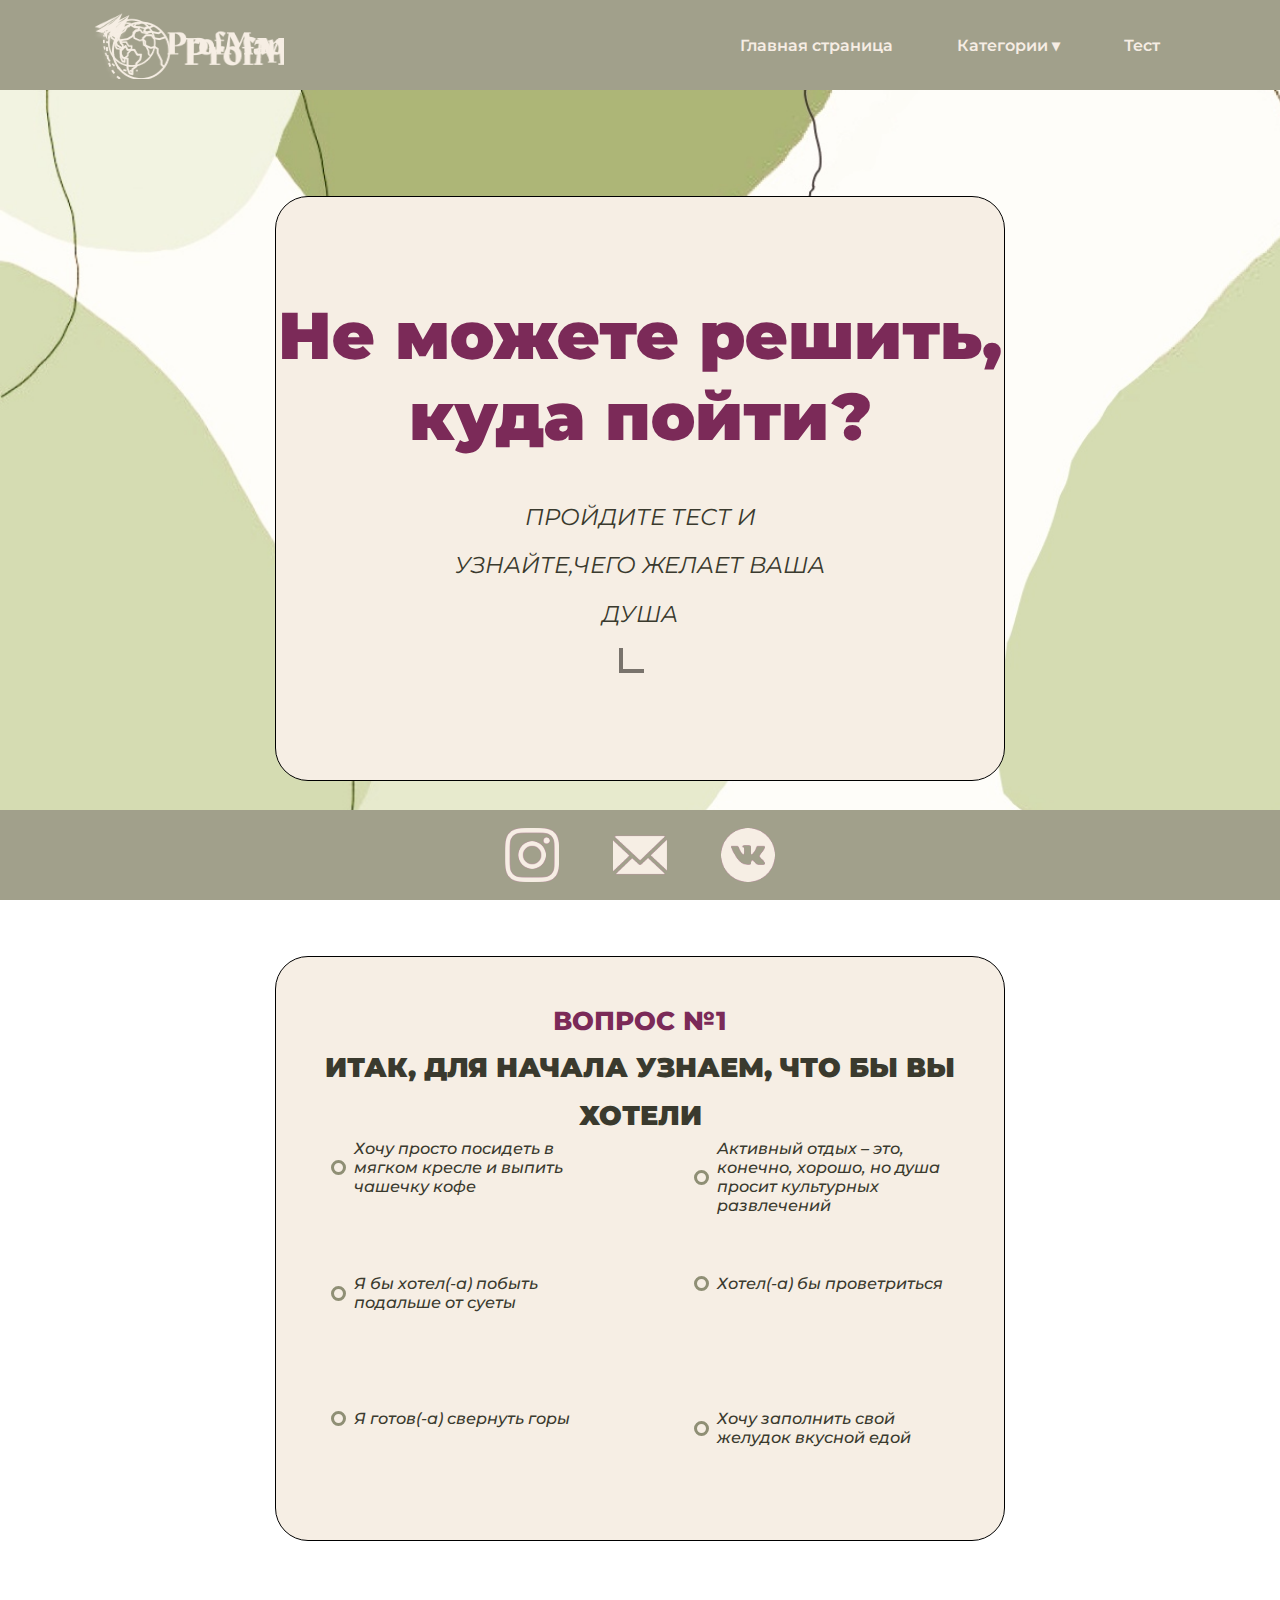
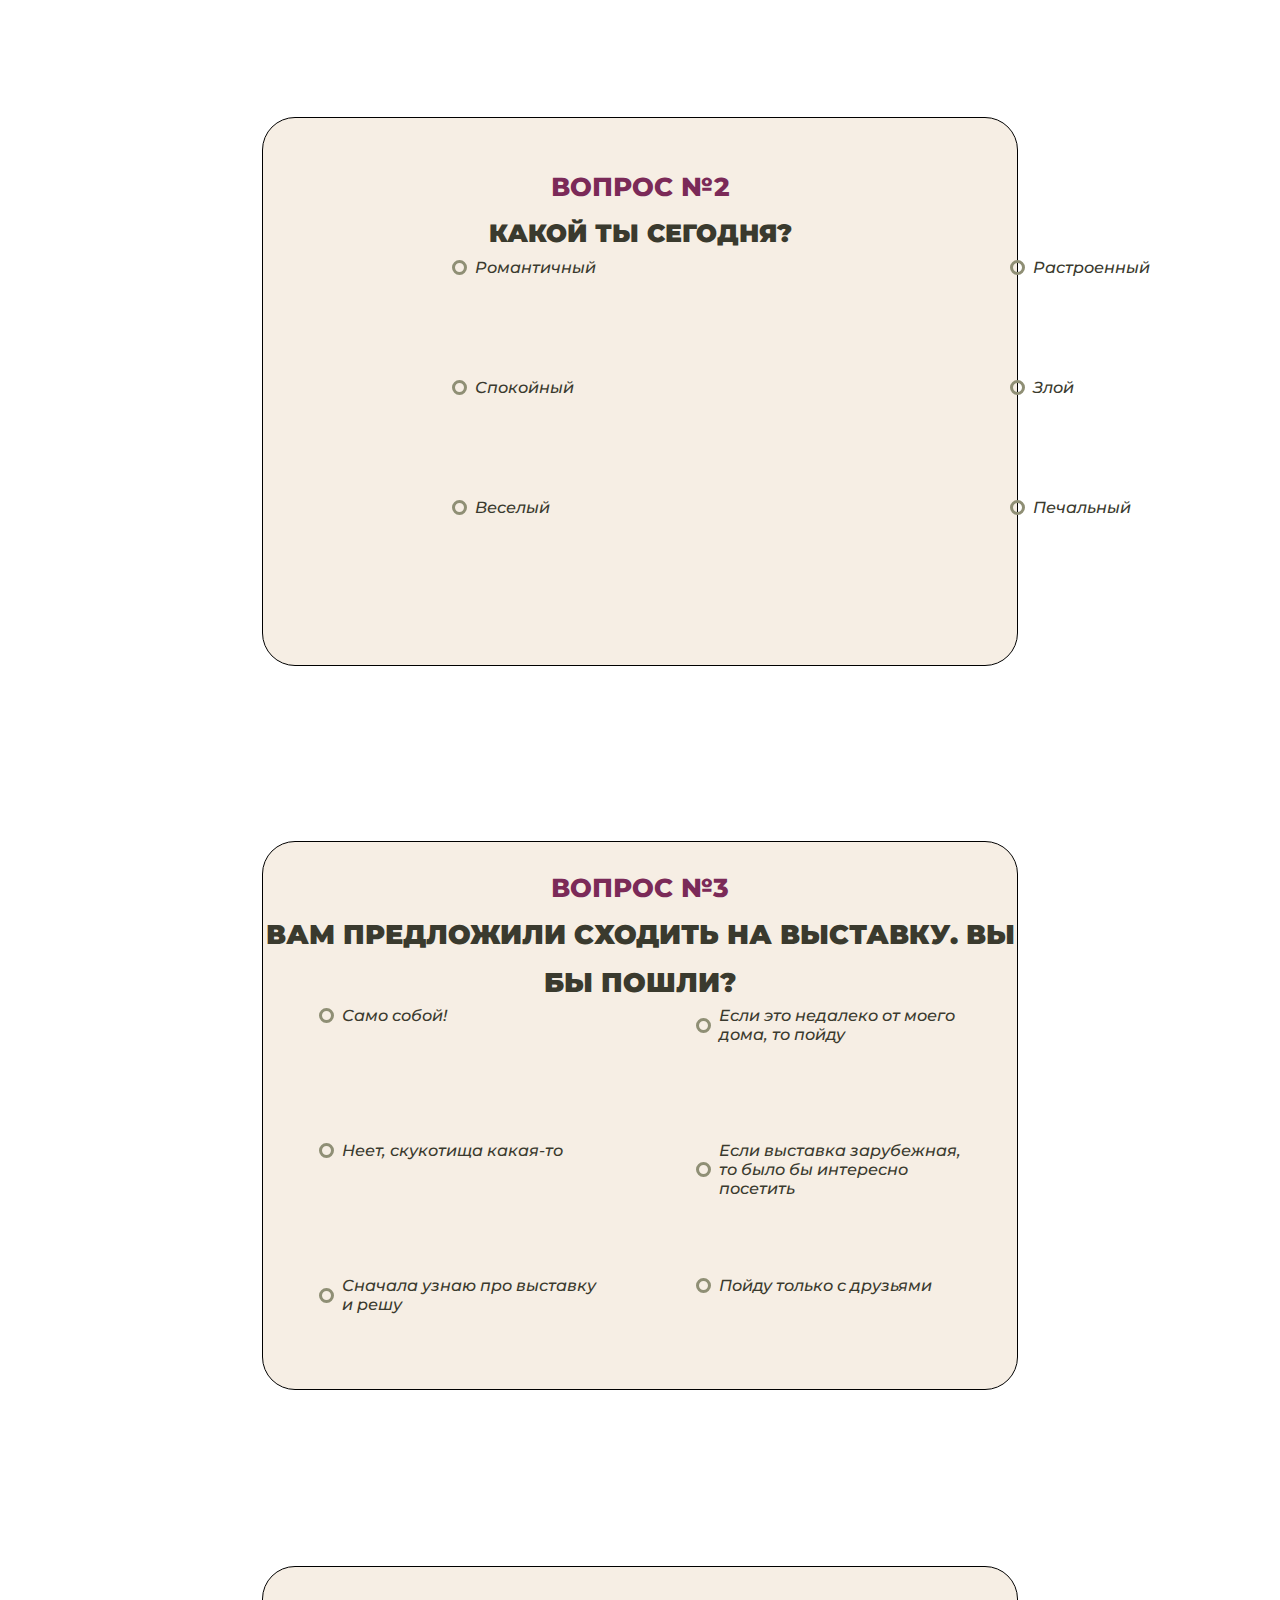
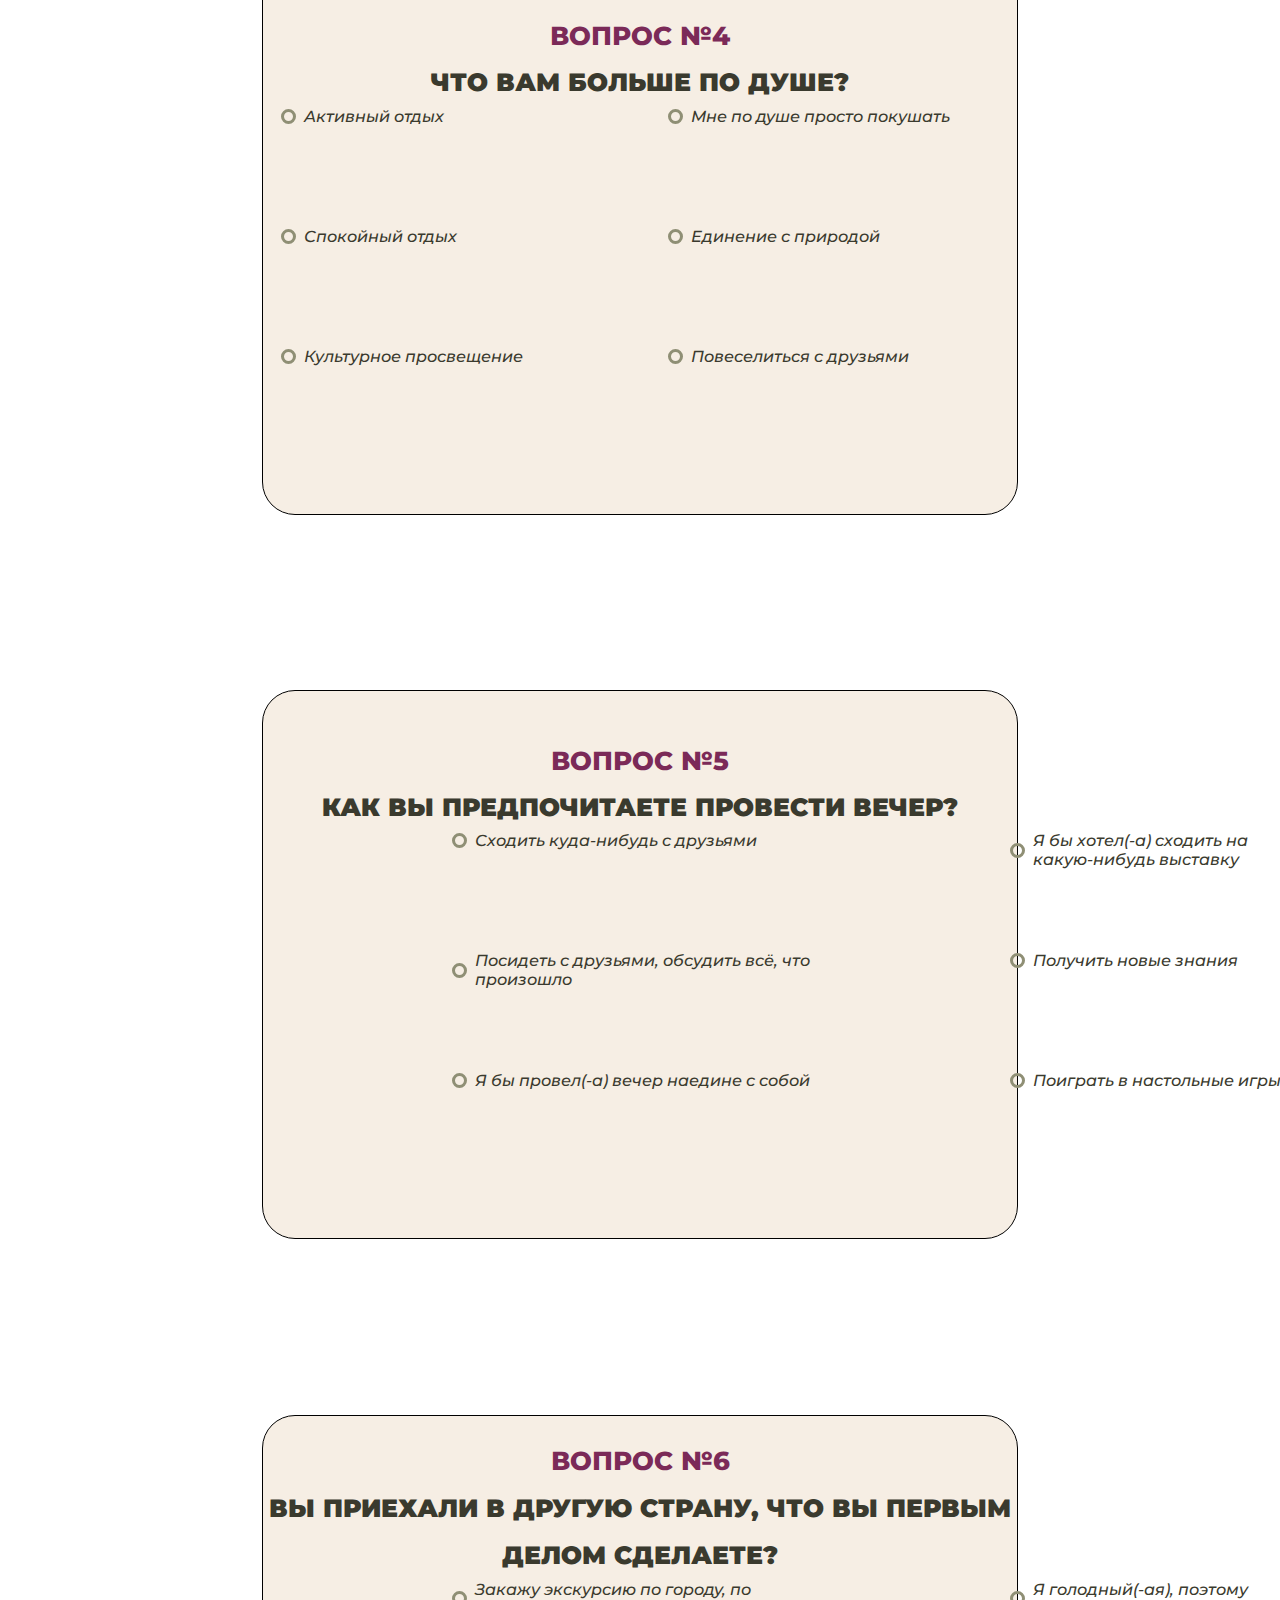
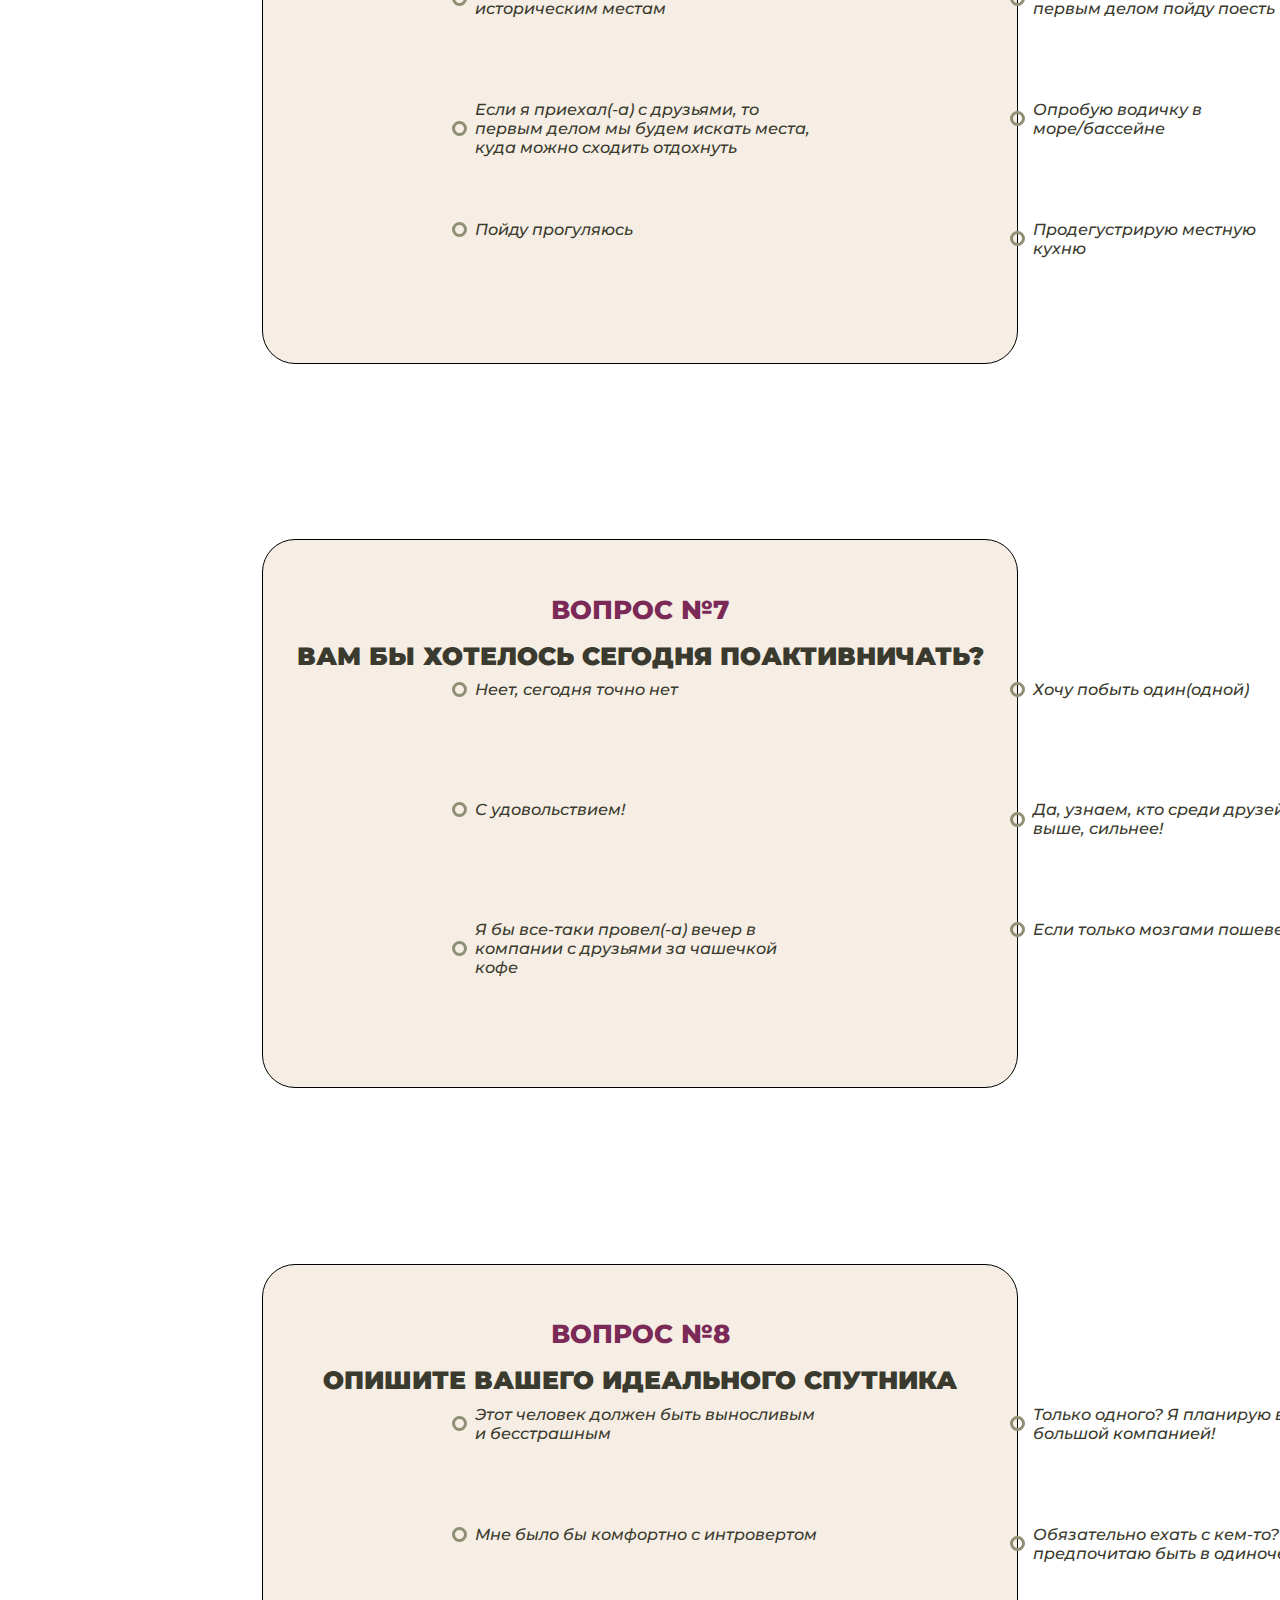
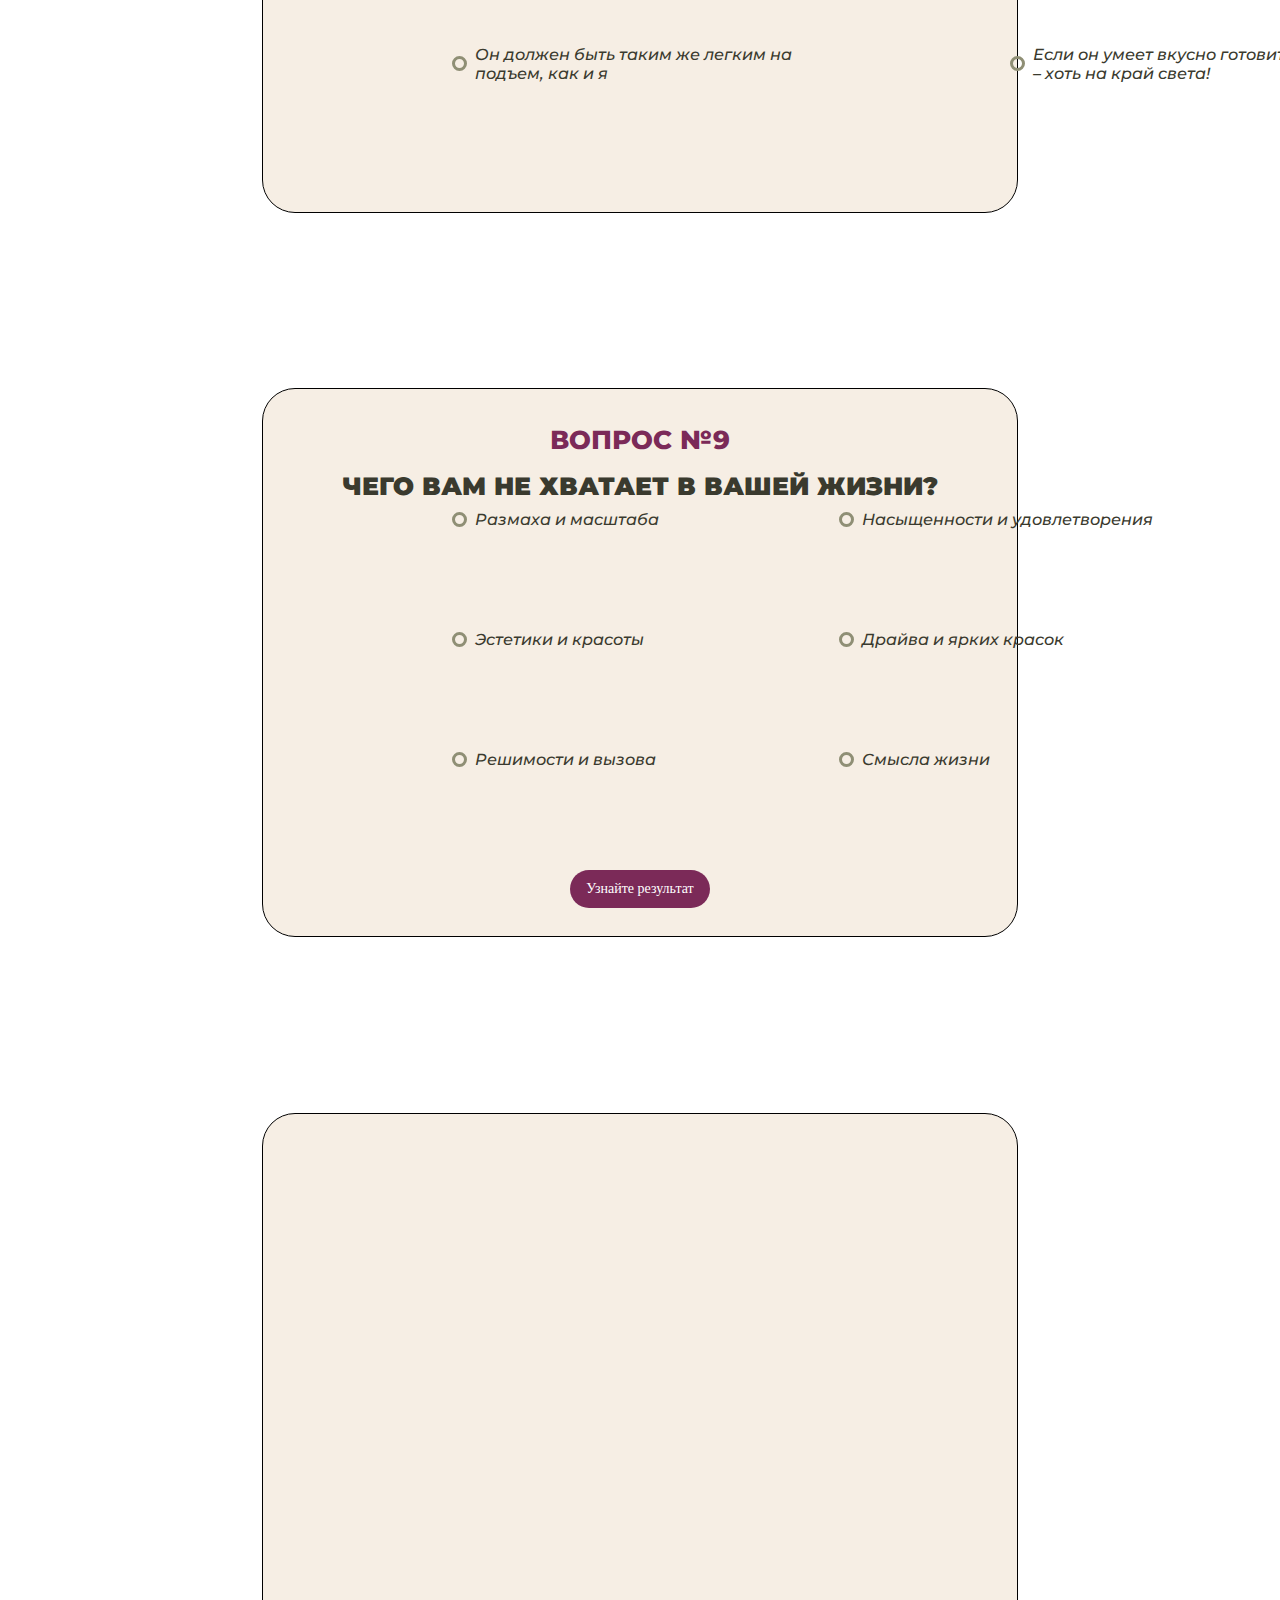
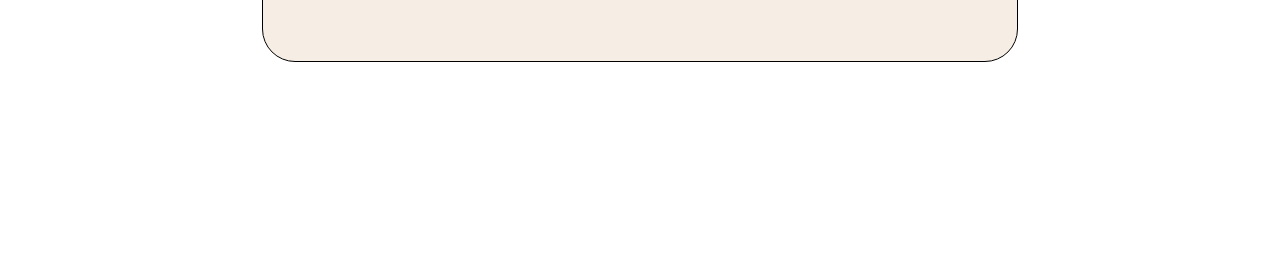
<file: index.html>
<!DOCTYPE html>
<html lang="en">
<head>
  <meta charset="UTF-8">
  <meta name="viewport" content="width=device-width,initial-scale=1.0">
  <link rel="stylesheet" href="style.css">
  <link rel="preconnect" href="https://fonts.googleapis.com">
  <script src="jquery.txt"></script>
  <link rel="preconnect" href="https://fonts.gstatic.com" crossorigin>
  <link href="https://fonts.googleapis.com/css2?family=Montserrat:ital,wght@0,100;0,200;0,300;0,400;0,500;0,600;0,700;0,800;0,900;1,100;1,200;1,300;1,500;1,600;1,700;1,800;1,900&display=swap" rel="stylesheet">
</head>
<body>
    <header>
        <div class="logo">
          <img class="logotipchik" src="images/new_logo.png">
        </div>
        <nav class="primary-navigation">
          <ul>
            <li id="navv"><a href="#">Главная страница</a></li>
            <li id="navv" class="nav-button">Категории &dtrif;
              <ul class="dropdown">
                <li class="dropdownli"><a1 href="#">Кафе</a1></li>
                <li class="dropdownli"><a2 href="#">Выставки/Музеи</a2></li>
                <li class="dropdownli"><a3 href="#">Парки</a3></li>
                <li id="a4"class="dropdownli"><a4 href="#">Активный отдых</a4></li>
              </ul>
            </li>
            <li id="navv"><a href="#">Тест</a></li>
          </ul>
        </nav>
        <div class="hamburger-menu">
          <input id="menu__toggle" type="checkbox" />
          <label class="menu__btn" for="menu__toggle">
            <span></span>
          </label>
          <ul class="menu__box">
            <li id="menu"><a href="#">Главная</a></li>
            <li id="menu" class="menu-button">Категории &dtrif;
              <ul class="dropdown_menu">
                <li class="dropdownli_menu"><a5 href="#">Кафе</a5></li>
                <li class="dropdownli_menu"><a6 href="#">Выставки/Музеи</a6></li>
                <li class="dropdownli_menu"><a7 href="#">Парки</a7></li>
                <li class="dropdownli_menu"><a8 href="#">Активный отдых</a8></li>
              </ul>
            </li>
            <li id="navv"><a href="#">Тест</a></li>
        </ul>
      </nav>
            <li id="menu" class="menu_test"><a href="#">Тест</a></li>
            <div class="logo_b">
              <img class="logo_burger" src="images/new.png">
            </div>
          </ul>
        </div>
      </header>
      <div class="rectangle">
          <div class="inf-down">Не можете решить, куда пойти?</div>
          <div class="inf-under"> ПРОЙДИТЕ ТЕСТ И УЗНАЙТЕ,ЧЕГО ЖЕЛАЕТ ВАША ДУША</div>
          <div class="strelka"></div>
      </div>
      <div class="rectangle">
        <div class="number">Вопрос №1</div>
        <div class="inf2">Итак, для начала узнаем, что бы вы хотели</div>
        <div class="quiz">
          <div class="quiz-column">
              <div class="quest">
                <label class="custom-radio" > 
                  <input type="radio" name="q1" onClick="saver(1,0)">
                 <span>Хочу просто посидеть в мягком кресле и выпить чашечку кофе</span>
                </label>
              </div>
          <div class="quest">
            <label class="custom-radio" > 
              <input type="radio" name="q1" onClick="saver(1,2)">
              <span>Я бы хотел(-а) побыть подальше от суеты</span>
            </label>
          </div>
          <div class="quest">
            <label class="custom-radio" > 
              <input type="radio" name="q1" onClick="saver(1,3)">
              <span>Я готов(-а) свернуть горы</span>
            </label>
          </div>
      </div>
      
      <div class="quiz-column">
        <div class="quest">
          <label class="custom-radio" > 
            <input type="radio" name="q1" onClick="saver(1,1)">
            <span>Активный отдых – это, конечно, хорошо, но душа просит культурных развлечений</span>
          </label>
        </div>
      <div class="quest">
        <label class="custom-radio" > 
          <input type="radio" name="q1" onClick="saver(1,2)">
           <span>Хотел(-а) бы проветриться</span>
          </label>
      </div>
      <div class="quest">
        <label class="custom-radio" > 
          <input type="radio" name="q1" onClick="saver(1,0)">
         <span>Хочу заполнить свой желудок вкусной едой</span>
        </label>
      </div>
      </div>
      </div>
      </div>
    </div>
    <div class="rectangle2">
      <div class="number">Вопрос №2</div>
      <div class="inf1">Какой ты сегодня?</div>
      <div class="quiz">
        <div class="quiz-column1">
            <div class="quest1">
              <label class="custom-radio" > 
                <input type="radio" name="q1"onClick="saver(2,2)" >
                <span>Романтичный </span>
              </label>
            </div>
        <div class="quest1">
          <label class="custom-radio" > 
            <input type="radio" name="q1" onClick="saver(2,1)">
            <span>Спокойный</span>
          </label>
        </div>
        <div class="quest1">
          <label class="custom-radio" > 
            <input type="radio" name="q1" onClick="saver(2,0)">
           <span> Веселый</span>
          </label>
        </div>
    </div>
    
    <div class="quiz-column1">
      <div class="quest1">
        <label class="custom-radio" > 
          <input type="radio" name="q1" onClick="saver(2,3)">
          <span>Растроенный</span>
        </label>
      </div>
    <div class="quest1">
      <label class="custom-radio" > 
        <input type="radio" name="q1" onClick="saver(2,3)">
         <span> Злой</span>
        </label>
    </div>
    <div class="quest1">
      <label class="custom-radio" > 
        <input type="radio" name="q1" onClick="saver(2,2)">
      <span> Печальный</span>
      </label>
    </div>
    </div>
    </div>
    </div>

    <div class="rectangle2">
      <div class="number">Вопрос №3</div>
      <div class="inf2">Вам предложили сходить на выставку. Вы бы пошли?</div>
      <div class="quiz">
        <div class="quiz-column">
            <div class="quest">
              <label class="custom-radio" > 
                <input type="radio" name="q1" onClick="saver(3,1)">
               <span> Само собой!</span>
              </label>
            </div>
        <div class="quest">
          <label class="custom-radio" > 
            <input type="radio" name="q1" onClick="saver(3,3)">
            <span>Неет, скукотища какая-то</span>
          </label>
        </div>
        <div class="quest">
          <label class="custom-radio" > 
            <input type="radio" name="q1" onClick="saver(3,2)">
            <span>Сначала узнаю про выставку и решу</span>
          </label>
        </div>
    </div>
    
    <div class="quiz-column">
      <div class="quest">
        <label class="custom-radio" > 
          <input type="radio" name="q1" onClick="saver(3,0)">
          <span>Если это недалеко от моего дома, то пойду</span>
        </label>
      </div>
    <div class="quest">
      <label class="custom-radio" > 
        <input type="radio" name="q1" onClick="saver(3,2)">
         <span> Если выставка зарубежная, то было бы интересно посетить</span>
        </label>
    </div>
    <div class="quest">
      <label class="custom-radio" > 
        <input type="radio" name="q1" onClick="saver(3,3)">
       <span> Пойду только с друзьями</span>
      </label>
    </div>
    </div>
    </div>
    </div>

    <div class="rectangle2">
      <div class="number">Вопрос №4</div>
      <div class="inf1">Что вам больше по душе?</div>
      <div class="quiz">
        <div class="quiz-column2">
            <div class="quest2">
              <label class="custom-radio" > 
                <input type="radio" name="q1" onClick="saver(4,3)">
               <span>Активный отдых</span>
              </label>
            </div>
        <div class="quest2">
          <label class="custom-radio" > 
            <input type="radio" name="q1" onClick="saver(4,1)">
          <span> Спокойный отдых</span>
          </label>
        </div>
        <div class="quest2">
          <label class="custom-radio" > 
            <input type="radio" name="q1" onClick="saver(4,1)">
           <span> Культурное просвещение</span>
          </label>
        </div>
    </div>
    
    <div class="quiz-column2">
      <div class="quest2">
        <label class="custom-radio" > 
          <input type="radio" name="q1" onClick="saver(4,0)">
        <span> Мне по душе просто покушать</span>
        </label>
      </div>
    <div class="quest2">
      <label class="custom-radio" > 
        <input type="radio" name="q1" onClick="saver(4,2)">
        <span> Единение с природой</span>
        </label>
    </div>
    <div class="quest2">
      <label class="custom-radio" > 
        <input type="radio" name="q1" onClick="saver(4,3)">
      <span> Повеселиться с друзьями</span>
      </label>
    </div>
    </div>
    </div>
    </div>

    <div class="rectangle2">
      <div class="number">Вопрос №5</div>
      <div class="inf1">Как вы предпочитаете провести вечер?</div>
      <div class="quiz">
        <div class="quiz-column1">
            <div class="quest2">
              <label class="custom-radio" > 
                <input type="radio" name="q1" onClick="saver(5,3)">
                <span>Сходить куда-нибудь с друзьями</span>
              </label>
            </div>
        <div class="quest2">
          <label class="custom-radio" > 
            <input type="radio" name="q1" onClick="saver(5,0)">
           <span> Посидеть с друзьями, обсудить всё, что произошло</span>
          </label>
        </div>
        <div class="quest2">
          <label class="custom-radio" > 
            <input type="radio" name="q1" onClick="saver(5,2)">
            <span>Я бы провел(-а) вечер наедине с собой</span>
          </label>
        </div>
    </div>
    
    <div class="quiz-column1">
      <div class="quest2">
        <label class="custom-radio" > 
          <input type="radio" name="q1" onClick="saver(5,1)">
         <span>Я бы хотел(-а) сходить на <br> какую-нибудь выставку</span>
        </label>
      </div>
    <div class="quest2">
      <label class="custom-radio" > 
        <input type="radio" name="q1" onClick="saver(5,1)">
          <span>Получить новые знания</span>
        </label>
    </div>
    <div class="quest2">
      <label class="custom-radio" > 
        <input type="radio" name="q1" onClick="saver(5,0)">
        <span>Поиграть в настольные игры</span>
      </label>
    </div>
    </div>
    </div>
    </div>

    <div class="rectangle2">
      <div class="number">Вопрос №6</div>
      <div class="inf3">Вы приехали в другую страну, что вы первым делом сделаете?</div>
      <div class="quiz">
        <div class="quiz-column1">
            <div class="quest2">
              <label class="custom-radio" > 
                <input type="radio" name="q1" onClick="saver(6,1)">
               <span> Закажу экскурсию по городу, по историческим местам</span>
              </label>
            </div>
        <div class="quest2">
          <label class="custom-radio" > 
            <input type="radio" name="q1" onClick="saver(6,3)">
            <span>Если я приехал(-а) с друзьями, то первым делом мы будем искать места, куда можно сходить отдохнуть</span>
          </label>
        </div>
        <div class="quest2">
          <label class="custom-radio" > 
            <input type="radio" name="q1" onClick="saver(6,2)">
           <span>Пойду прогуляюсь</span>
          </label>
        </div>
    </div>
    
    <div class="quiz-column1">
      <div class="quest2">
        <label class="custom-radio" > 
          <input type="radio" name="q1" onClick="saver(6,0)">
         <span>Я голодный(-ая), поэтому <br> первым делом пойду поесть</span>
        </label>
      </div>
    <div class="quest2">
      <label class="custom-radio" > 
        <input type="radio" name="q1" onClick="saver(6,3)">
         <span>Опробую водичку в <br> море/бассейне</span>
        </label>
    </div>
    <div class="quest2">
      <label class="custom-radio" > 
        <input type="radio" name="q1" onClick="saver(6,0)">
        <span>Продегустрирую местную <br> кухню </span>
      </label>
    </div>
    </div>
    </div>
    </div>

    <div class="rectangle2">
      <div class="number">Вопрос №7</div>
      <div class="inf1">Вам бы хотелось сегодня поактивничать?</div>
      <div class="quiz">
        <div class="quiz-column1">
            <div class="quest2">
              <label class="custom-radio" > 
                <input type="radio" name="q1" onClick="saver(7,1)">
               <span> Неет, сегодня точно нет</span>
              </label>
            </div>
        <div class="quest2">
          <label class="custom-radio" > 
            <input type="radio" name="q1" onClick="saver(7,3)">
            <span>С удовольствием!</span>
          </label>
        </div>
        <div class="quest2">
          <label class="custom-radio" > 
            <input type="radio" name="q1"onClick="saver(7,0)" >
          <span> Я бы все-таки провел(-а) вечер в компании с друзьями за чашечкой кофе</span>
          </label>
        </div>
    </div>
    
    <div class="quiz-column1">
      <div class="quest2">
        <label class="custom-radio" > 
          <input type="radio" name="q1" onClick="saver(7,2)">
        <span> Хочу побыть один(одной)</span>
        </label>
      </div>
    <div class="quest2">
      <label class="custom-radio" > 
        <input type="radio" name="q1" onClick="saver(7,3)">
        <span> Да, узнаем, кто среди друзей быстрее, выше, сильнее!</span>
        </label>
    </div>
    <div class="quest2">
      <label class="custom-radio" > 
        <input type="radio" name="q1" onClick="saver(7,1)">
        <span>Если только мозгами пошевелить!</span>
      </label>
    </div>
    </div>
    </div>
    </div>


    <div class="rectangle2">
      <div class="number">Вопрос №8</div>
      <div class="inf1">Опишите вашего идеального спутника</div>
      <div class="quiz">
        <div class="quiz-column1">
            <div class="quest2">
                <label class="custom-radio" > 
                  <input type="radio" name="q1" onClick="saver(8,3)">
                  <span>Этот человек должен быть выносливым и бесстрашным</span>
                </label>
            </div>
        <div class="quest2">
          <label class="custom-radio" > 
            <input type="radio" name="q1" onClick="saver(8,1)">
           <span>Мне было бы комфортно с интровертом</span>
          </label>
        </div>
        <div class="quest2">
          <label class="custom-radio" > 
            <input type="radio" name="q1" onClick="saver(8,3)">
           <span>Он должен быть таким же легким на подъем, как и я </span>
          </label>
        </div>
    </div>
    
    <div class="quiz-column1">
      <div class="quest2">
        <label class="custom-radio" > 
          <input type="radio" name="q1" onClick="saver(8,0)">
          <span>Только одного? Я планирую выехать большой компанией!</span>
        </label>
      </div>
    <div class="quest2">
      <label class="custom-radio" > 
        <input type="radio" name="q1" onClick="saver(8,2)">
        <span> Обязательно ехать с кем-то? Я предпочитаю быть в одиночеестве </span>
        </label>
    </div>
    <div class="quest2">
      <label class="custom-radio" > 
        <input type="radio" name="q1" onClick="saver(8,0)">
      <span> Если он умеет вкусно готовить, то  с ним – хоть на край света!</span>
      </label>
    </div>
    </div>
    </div>
    </div>


    <div class="rectangle2">
      <div class="number">Вопрос №9</div>
      <div class="inf1">Чего вам не хватает в вашей жизни?</div>
      <div class="quiz">
        <div class="quiz-column1">
            <div class="quest2">
              <label class="custom-radio" > 
                <input type="radio" name="q1" onClick="saver(9,2)">
              <span>  Размаха и масштаба </span>
              </label>
            </div>
        <div class="quest2">
          <label class="custom-radio" > 
            <input type="radio" name="q1" onClick="saver(9,1)">
            <span>Эстетики и красоты</span>
          </label>
        </div>
        <div class="quest2">
          <label class="custom-radio" > 
            <input type="radio" name="q1" onClick="saver(9,3)">
            <span>Решимости и вызова </span>
          </label>
        </div>
    </div>
    
    <div class="quiz-column2">
      <div class="quest1">
        <label class="custom-radio" > 
          <input type="radio" name="q1" onClick="saver(9,0)">
         <span>Насыщенности и удовлетворения </span>
        </label>
      </div>
    <div class="quest2">
      <label class="custom-radio" > 
        <input type="radio" name="q1" onClick="saver(9,3)">
          <span>Драйва и ярких красок</span>
        </label>
    </div>
    <div class="quest2">
      <label class="custom-radio" > 
        <input type="radio" name="q1" onClick="saver(9,1)">
       <span>Смысла жизни</span>
      </label>
      </div>
     
    </div>
    </div>
    <div class="get-result">
      <input class="btn btn-primary" type="button" name="result" value="Узнайте результат" onClick="total()">
    </div>
    </div>
    
    </div>

   
    <div class="rectangle1">
      <div id="result">
        <!-- <a href="#">«кафе»</a> -->
        

      </div>
    </div>



    <footer>
        <div class="our_imageee">
          <img class="imageee" src="images/insta1.png" alt="">
          <img class="imageee" src="images/pochta2.png" alt="">
          <img class="imageee" src="images/vk2.png" alt="">
        </div>
        <div class="our_image">
          <a href="https://www.instagram.com/profstud/"><img class="image" src="images/insta.png" alt=""></a>
          <a href="mailto:profkom_2010@mail.ru"><img class="image" src="images/pochta.png" alt=""></a>
          <a href="https://vk.com/profsouz_au"><img class="image" src="images/vk.png" alt=""></a>
        </div>
    </footer>
<script src="main.js"></script>
</body>
</file>
<file: style.css>
* { box-sizing: border-box; }
body {
  margin: 0;
  background-image: url(images/rec.jpg);
  background-size: cover;
  background-attachment: fixed;
  /* position: relative; */
  background-repeat: no-repeat;
  overflow-x: hidden;
 
}
header {
    position: fixed;
    top: 0;
    left: 0;
    background-color:#a1a08b;
    width: 100vw;
    height: 10vh;
    padding: 0 7vw;
    display: flex;
    justify-content: space-between;
    align-items: center;
    z-index: 20;
}
  
.logotipchik{
    height: 8vh;
    background-image: url(/images/new_logo.png);
    padding-left: 0px;
    cursor: pointer;
}
  
.primary-navigation {
    display: block;
    text-align: center;
    font-size: 16px;
}
#navv{
    list-style: none;
    margin: 0 auto;
  
    display: inline-block;
    padding: 0 30px;
    position: relative;
    text-decoration: none;
    text-align: center;
    font-family: 'Montserrat';
    font-weight: 600;
    transition: 0.3s;
}
.nav-button{
    color: #f6ede4;
}
#navv a{
    color: #f6ede4;
    transition: 0.3s;
}
#navv a:hover{
    color:#7b2b50;
}
.nav-button:hover {
    color: #7b2b50;
    cursor: pointer;
  }
.dropdown {
    display: none;
    position: absolute;
    padding-left: 0;
    left: 0;
}
.dropdown_active {
    display: block;
    min-width: 250px;
    text-align: left;
    padding-top: 20px;
    padding-left: 30px;
    background: #a1a08b;
}
.dropdownli {
    clear: both;
    width: 100%;
    text-align: left;
    border-style: none;
    list-style: none;
    padding: 10px 0;
}
.dropdown a1,a2,a3,a4{
    color: #f6ede4;
    transition: all 0.3s ease;
}
#a4{
    padding-bottom: 20px;
}
.dropdown a1:hover{
    color: #FFD21D;
    border-left: 2px solid #FFD21D;
    padding-left: 15px;
}
.dropdown a2:hover{
    color: #FF931E;
    border-left: 2px solid #FF931E;
    padding-left: 15px;
}
.dropdown a3:hover{
    color: #58DB40;
    border-left: 2px solid #58DB40;
    padding-left: 15px;
}
  
.dropdown a4:hover{
    color: #81CDFF;
    border-left: 2px solid #81CDFF;
    padding-left: 15px;
}
a {
    text-decoration: none;
}
a:hover {
    color: #7b2b50;
}
  
ul li ul li{
    transition: all 0.3s ease;
}
  
footer{
    position: fixed;
    bottom: 0;
    left: 0;
    width: 100vw;
    height: 10vh;
    background-color:#a1a08b;
    display: flex;
    justify-content:center;
    align-items: center;
}
  
.our_image{
    width: 30vh;
    display: flex;
    justify-content: space-between;
    position: absolute;
}
.our_image a{
    height:6vh
}
.image{
    width: 6vh;
    height: 6vh;
    transition: 0.3s;
}
.image:hover{
    cursor: pointer;
    opacity: 0;
}
  
.our_imageee{
    width: 30vh;
    display: flex;
    justify-content: space-between;
}
.imageee{
    height: 6vh;
    width: 6vh;
}
  
.hamburger-menu{
    display: none;
}
#menu__toggle {
    display: none;
}
#menu__toggle:checked + .menu__btn > span {
    transform: rotate(45deg);
}
#menu__toggle:checked + .menu__btn > span::before {
    top: 0;
    transform: rotate(0deg);
}
#menu__toggle:checked + .menu__btn > span::after {
    top: 0;
    transform: rotate(90deg);
}
#menu__toggle:checked ~ .menu__box {
    right: 0 !important;
}
.menu__btn {
    cursor: pointer;
}
.menu__btn > span,
.menu__btn > span::before,
.menu__btn > span::after {
    display: block;
    position: absolute;
    z-index: 10;
    width: 30px;
    height: 2.5px;
    background-color: #f6ede4;
    transition-duration: 0.25s;
}
.menu__btn > span{
    right: 7vw;
}
.menu__btn > span::before {
    content: "";
    top: -8px;
}
.menu__btn > span::after {
    content: "";
    top: 8px;
}
.menu__box {
    display: block;
    position: fixed;
    z-index: 1;
    top: 0;
    right: -65vw;
    width: 60vw;
    height: 100vh;
    margin: 0;
    padding: 70px 0;
    color: #f6ede4; 
    list-style: none;
    background-color: #a1a08b;
    box-shadow: 2px 2px 6px rgba(0, 0, 0, 0.4);
    transition-duration: 0.25s;
}
#menu{
    display: block;
    padding: 14px 30px;
    /* color: #f6ede4; */
    font-family: 'Montserrat';
    font-size: 16px;
    font-weight: 900;
    text-decoration: none;
    transition-duration: .25s;
    
}
.logo_burger{
    height: 45vh;
    position: absolute;
    bottom: 3vh;
    right: -18vw;
  
}
.own-photo{
    background-image: url(/page/karta.png);
    position: absolute;
    height: 80vh;
    padding-top: 66px;
    padding-bottom:65px ;
}
.menu-button:hover{
    color: #7b2b50;
    cursor:pointer
}
#menu a{
    color: #f6ede4;
    transition: 0.3s;
}
#menu a:hover{
    color:#7b2b50;
}
.menu-button:hover {
    color: #7b2b50;
    cursor: pointer;
}
.dropdown_menu {
    display: none;
    padding-left: 0;
    left: 0;
}
.dropdown_active {
    display: block;
    min-width: 250px;
    text-align: left;
    padding-top: 20px;
    padding-left: 20px;
    background: #a1a08b;
}
.dropdownli_menu {
    clear: both;
    width: 100%;
    text-align: left;
    margin-bottom: 20px;
    border-style: none;
    list-style: none;
}
.dropdown_menu a5,a6,a7,a8{
    font-size: 14px;
    color:  #f6ede4;
}
.dropdownli_menu:hover {
    padding-left: 10px;
    transition: all 0.3s ease;
}
.dropdown_menu a5:hover{
    color: #FFD21D;
    border-left: 2px solid #FFD21D;
    padding-left: 10px;
}
.dropdown_menu a6:hover{
    color: #FF931E;
    border-left: 2px solid #FF931E;
    padding-left: 10px;
}
.dropdown_menu a7:hover{
    color: #58DB40;
    border-left: 2px solid #58DB40;
    padding-left: 10px;
}
  
.dropdown_menu a8:hover{
    color: #81CDFF;
    border-left: 2px solid #81CDFF;
    padding-left: 10px;
  }
a {
    text-decoration: none;
  }
  
ul li ul li{
    transition: all 0.3s ease;
}
.rectangle{
    display:flex;
    flex-direction: column;
    justify-content: center;
    align-items: center;
    width:57vw;
    height:65vh;
    background:#F6EEE4;
    border-radius:33px;
    margin:19.5vh auto;
    border-style:solid;
    border-width: 1.3px;
}
.inf-down{
    text-align: center;
    width: 57vw;
    font-size: 66px;
    font-family: 'Montserrat';
    font-weight: 900;
    color: #7B2A58;
}
.inf-under{
    font-size: 23px;
    text-align: center;
    width: 30vw;
    font-style: italic;
    font-family: 'Montserrat';
    font-weight: 400;
    color:#3A3A2E;
    font-weight: 'Regular';
    margin-top: 4vh;
    line-height: 48.76px;
}

.strelka{
	position: relative;
	width: 4.7vh;
	height: 4.7vh;
  padding-top: 1vh;
}
.strelka:before,
.strelka:after {
	content: '';
	position: absolute;
	box-sizing: border-box;
	width: 60%;
	height: 60%;
	border-left: 4.5px solid #79736C;
	border-bottom: 4.5px solid #79736C;
	animation: strelka 3s linear infinite;
}
.strelka:after {
	animation: strelka 3s linear infinite -1.5s;
}
@keyframes strelka {
	0% {
		opacity: 0;
		transform: translate(0, -20px) rotate(-45deg);
	}
	10%, 90% {
		opacity: 0;
	}
	50% {
		opacity: 1;  
		transform: translate(0, 0) rotate(-45deg);
	}
	100% {
		opacity: 0;
		transform: translate(0, 20px) rotate(-45deg);
	}
}
.number{
    font-size: 26px;
    font-family: 'Montserrat';
    font-weight: 800;
    text-transform:uppercase;
    text-align: center;
    color: #7B2A58;
    line-height: 46.32px;
}
.inf1{
    font-size: 25px;
    font-family: 'Montserrat';
    font-weight: 900;
    text-transform:uppercase;
    text-align: center;
    line-height:47.54px;
    color:#3A3A2E;
}
.quiz{
display: flex;
justify-content: space-around;
height:40vh;
width:100%;
}
.quiz-column{
width:40%;
display: flex;
flex-direction: column;
justify-content: space-between;
}
.quest{
height:10vh;
font-size: 16px;
font-family: 'Montserrat';
font-weight: 500;
font-style: italic;
color: #3A3A2E;
/* line-height:29.26px; */
}
    
.quest label{
display: block;
}

.quest:hover{
    color:#FFFFFF;
    background-color: #A1A18B;
    border-radius: 20px;
    height: 10vh;
} 
.rectangle2,.rectangle1{
    display:flex;
    flex-direction: column;
    justify-content: center;
    align-items: center;
    width:59vw;
    height:61vh;
    background:#F6EEE4;
    border-radius:33px;
    margin:19.5vh auto;
    border-style:solid;
    border-width: 1.3px;
}
.cafe{
    margin-top:-6vh;
}
.muzei{
    margin-top:-6vh;
}
.parki{
    margin-top:-6vh;
}
.act{
    margin-top:-6vh;
}
.quiz-column1{
    width:43vh;
    height:40vh;
    /* padding-bottom: 8vh; */
    display: flex;
    flex-direction: column;
    justify-content: space-around;
    margin-left:19vh ;
    }
.quest1:hover{
    color:#FFFFFF;
    background-color: #A1A18B;
    border-radius: 29px;
    height: 40vh;
    width: 43vh;
}
.quest1{
    width:43vh;
    height:40vh;
    font-size: 16px;
    font-family: 'Montserrat';
    font-weight: 500;
    font-style: italic;
    color: #3A3A2E;
    /* line-height:29.26px; */
}
.quest2{
    width:43vh;
    height:40vh;
    font-size: 16px;
    font-family: 'Montserrat';
    font-weight: 500;
    font-style: italic;
    color: #3A3A2E;
    /* line-height:29.26px; */
}
.quest2:hover{
    color:#FFFFFF;
    background-color: #A1A18B;
    border-radius: 29px;
    height: 40vh;
    width: 43vh;
}

.quest3{
    width:45vh;
    height:40vh;
    font-size: 16px;
    font-family: 'Montserrat';
    font-weight: 500;
    font-style: italic;
    color: #3A3A2E;
    /* line-height:29.26px; */
}
.quest3:hover{
    color:#FFFFFF;
    background-color: #A1A18B;
    border-radius: 29px;
    height: 40vh;
    width: 45vh;
}
.inf2{
    font-size: 27px;
    display: flex;
    justify-content: space-between;
    font-family: 'Montserrat';
    font-weight: 900;
    text-transform:uppercase;
    text-align: center;
    line-height:47.54px;
    color:#3A3A2E;
}
.quiz-column2{
    /* height:100%; */
    display: flex;
    flex-direction: column;
    justify-content: space-between;
    /* margin-left:5vh; */
}
.inf3{
    font-size: 25px;
    display: flex;
    justify-content: space-between;
    font-family: 'Montserrat';
    font-weight: 900;
    text-transform:uppercase;
    text-align: center;
    line-height:47.54px;
    color:#3A3A2E;
}
label{
    display: block;
    margin-left:18px;
}
label input[type='checkbox'] {
    margin-left:-18px;
}



.custom-radio>input {
    position: absolute;
    z-index: -1;
    opacity: 0;
  }

  /* для элемента label связанного с .custom-radio */
  .custom-radio>span {
    display: inline-flex;
    align-items: center;
    user-select: none;
  }

  /* создание в label псевдоэлемента  before со следующими стилями */
  .custom-radio>span::before {
    content: '';
    display: inline-block;
    width: 1vh;
    height: 1vh;
    flex-shrink: 0;
    flex-grow: 0;
    border: 3.5px solid #8F8F75;
    border-radius: 50%;
    margin-right: 0.5em;
    background-repeat: no-repeat;
    background-position: center center;
    background-size: 50% 50%;
  }

  /* стили при наведении курсора на радио */
  .custom-radio>input:not(:disabled):not(:checked)+span:hover::before {
    border-color: #A1A18B;
  }

  /* стили для активной радиокнопки (при нажатии на неё) */
  .custom-radio>input:not(:disabled):active+span::before {
    background-color: #A1A18B;
    border-color: #A1A18B;
  }

  /* стили для радиокнопки, находящейся в фокусе
  .custom-radio>input:focus+span::before {
    box-shadow: 0 0 0 0.2rem rgba(72, 43, 9, 0.25);
  }

  /* стили для радиокнопки, находящейся в фокусе и не находящейся в состоянии checked */
  .custom-radio>input:focus:not(:checked)+span::before {
    border-color: #A1A18B;
  }

  /* стили для радиокнопки, находящейся в состоянии checked */
  .custom-radio>input:checked+span::before {
    border-color: #F6EEE4;
    background-color: #A1A18B;
    width:1vh;
    /* background-image: url("data:image/svg+xml,%3csvg xmlns='http://www.w3.org/2000/svg' viewBox='-4 -4 8 8'%3e%3ccircle r='3' fill='%23fff'/%3e%3c/svg%3e"); */
  }

  /* стили для радиокнопки, находящейся в состоянии disabled */
  .custom-radio>input:disabled+span::before {
    background-color: #A1A18B;
  }

  body {
    padding: 20px 50px;
  }

  .radio {
    margin-bottom: 0.2em;
  }

  .btn-primary {
    color: #fff;
    background-color: #7B2A58;
    border-color: #7B2A58;
    
    
}
.get_result{
  display: block;
 
}
.btn {
  cursor: pointer;
  display: inline-block;
  padding: 7px 14px;
  margin-bottom: 0;
  font-size: 14px;
  font-weight: 400;
  line-height: 1.42857143;
  text-align: center;
  white-space: nowrap;
  vertical-align: middle;
  touch-action: manipulation;
  user-select: none;
  background-image: none;
  border: 2px solid transparent;
  border-radius: 40px;
  font-family: inherit;
}
.dad{
    cursor: pointer;
  display: inline-block;
  
  margin-bottom: 0;
  font-size: 14px;
  font-weight: 400;
  line-height: 1.42857143;
  text-align: center;
  white-space: nowrap;
  vertical-align: middle;
  touch-action: manipulation;
  user-select: none;
  background-image: none;
  border: 2px solid transparent;
  border-radius: 50px;
  font-family: inherit;

}
.knopka{
    color: #fff;
    background-color: #6C7244;
    padding: 18px 19px;
    font-size:20px;
    
    /* border-color: #7B2A58; */
}
/* .im{
    cursor: pointer;
  display: inline-block;
  padding: 7px 14px;
  margin-bottom: 0;
  font-size: 14px;
  font-weight: 400;
  line-height: 1.42857143;
  text-align: center;
  white-space: nowrap;
  vertical-align: middle;
  touch-action: manipulation;
  user-select: none;
  background-image: none;
  border: 2px solid transparent;
  border-radius: 40px;
  font-family: inherit;


} */
#result {
    display: flex;
    justify-content: center;
    gap:20%;
    flex-direction: column;
    align-items: center;
    font-size: 19px;
    font-weight: 400;
    font-style: italic;
    font-family: 'Montserrat';
    color: #000;
    text-transform: uppercase;
    text-align: center;
    line-height: 48.76px;
   width:80%;
   height:40%;

}
/* .btn1{
    color: #fff;
    background-color: #6C7244;

} */

.flex-container{
    width: 7vh;
    height:7vh ;
    cursor: pointer;
    display: inline-block;
    font-size: 14px;
    font-weight: 400;
    line-height: 1.42857143;
    text-align: center;
    white-space: nowrap;
    vertical-align: middle;
    touch-action: manipulation;
    user-select: none;
    background-image: none;
    border: 2px solid transparent;
    border-radius: 40px;
    font-family: inherit;
    color: #fff;
    background-color: #6C7244;
  /* width: 1vw;
  height: 3vh; */
}
.im{
    font-family: 'Montserrat';
    font-size: 19px;
    font-weight: 900;
}
.imm{
    height:3vh;
    width:5.6vh;
    padding-right: 1vh;
}
@media (max-width: 600px) {
header, footer{
    height: 7.2vh;
    }
section{
      height: 85.6vh;
    }
.image, .imageee{
      width: 4.5vh;
      height: 4.5vh;
    }
.logotipchik{
      height: 4.5vh;
    }
.our_image, .our_imageee{
      width: 22.5vh;
    }
.our_image a{
      height:4.5vh;
    }
#navv{
      padding: 0 15px;
      font-size: 12px;
    }
}
@media (max-width: 600px) {
    header, footer{
      height: 7.2vh;
    }
    section{
      height: 85.6vh;
    }
    .image, .imageee{
      width: 4.5vh;
      height: 4.5vh;
    }
    .logotipchik{
      height: 4.5vh;
    }
    .our_image, .our_imageee{
      width: 22.5vh;
    }
    .our_image a{
      height:4.5vh;
    }
    #navv{
      padding: 0 15px;
      font-size: 12px;
    }
  }
</file>
